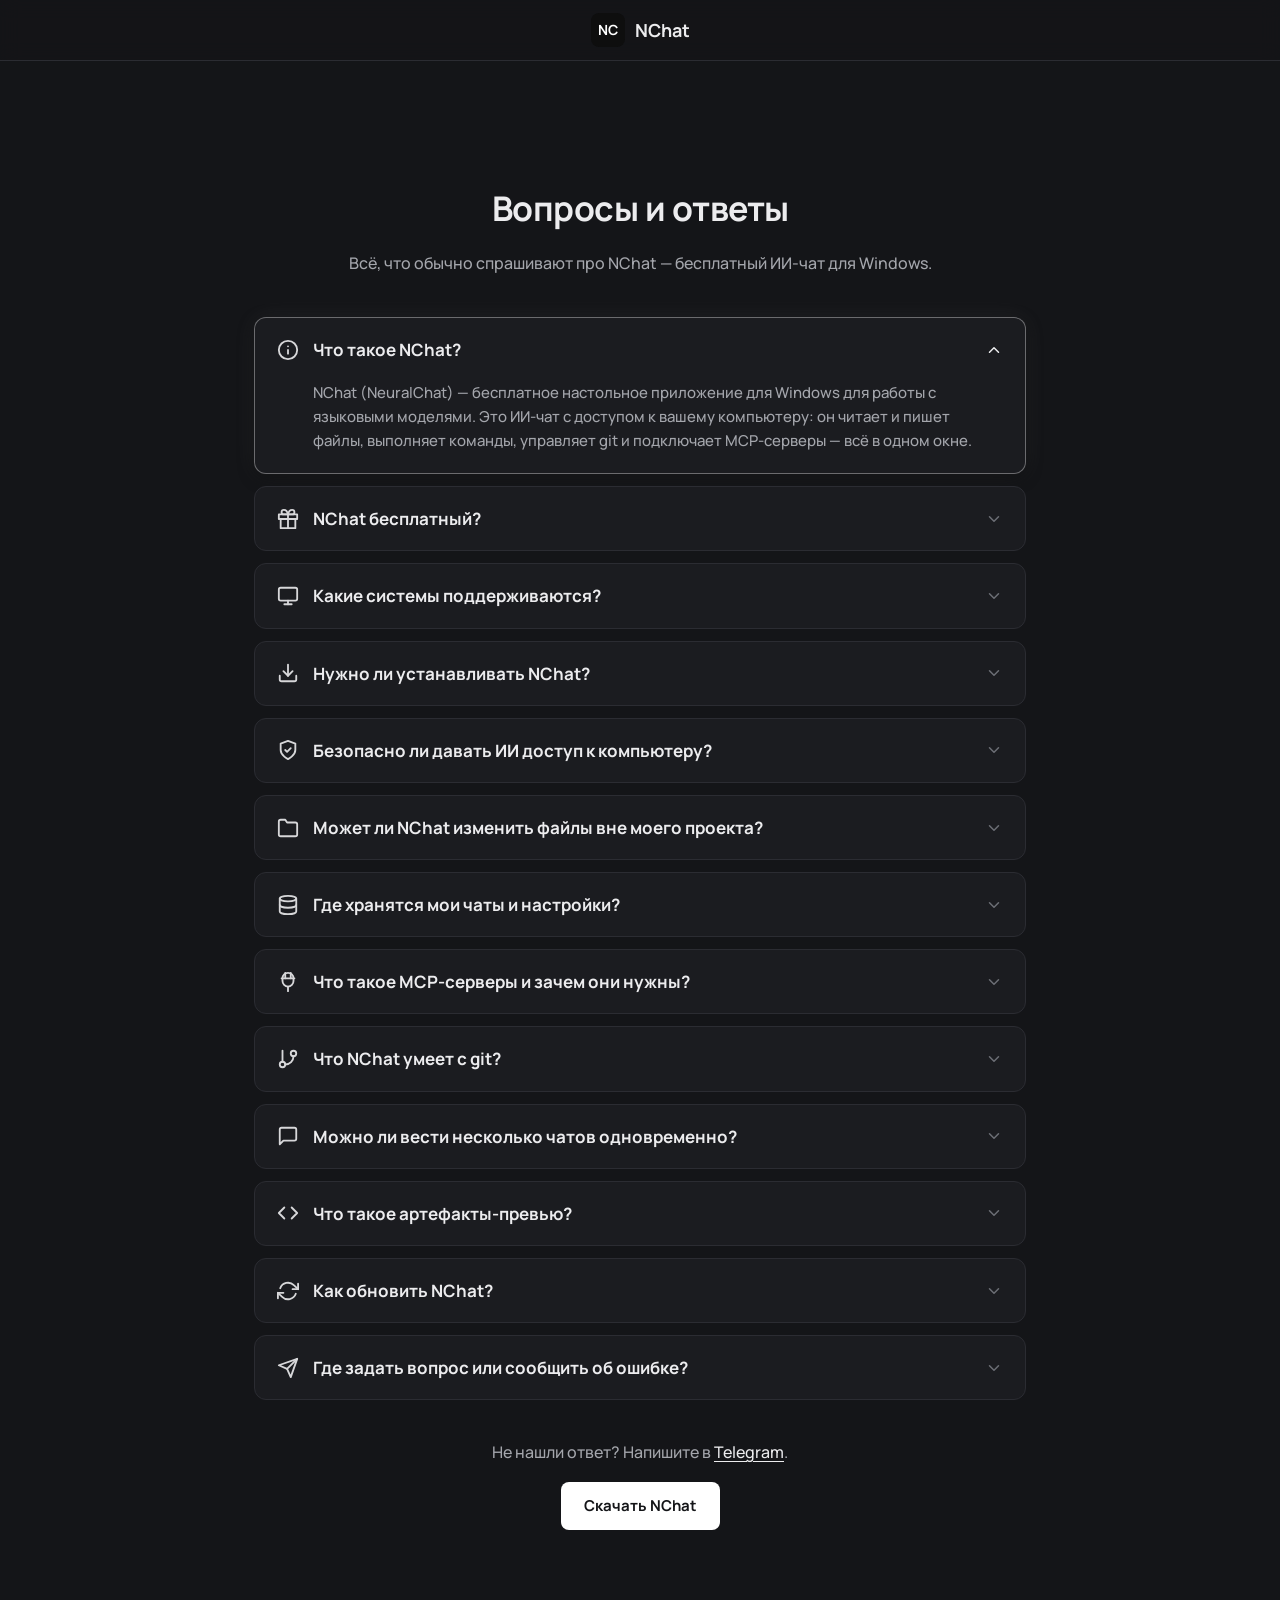
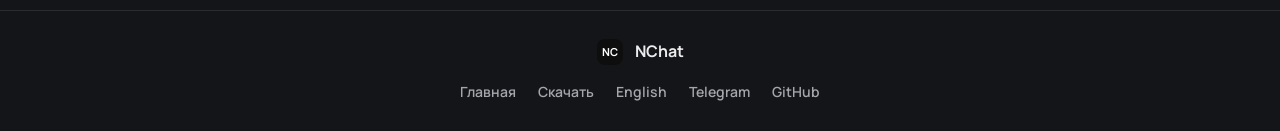
<file: faq.html>
<!DOCTYPE html>
<html lang="ru">
<head>
  <meta charset="UTF-8" />
  <meta name="viewport" content="width=device-width, initial-scale=1.0" />
  <title>Вопросы и ответы — NChat (NeuralChat), ИИ-чат для Windows</title>
  <meta name="description" content="Частые вопросы о NChat (NeuralChat): бесплатно ли, как скачать и запустить, безопасность, MCP-серверы, git и параллельные чаты." />
  <link rel="canonical" href="https://uzuqween.github.io/nchat-site/faq.html" />
  <link rel="alternate" hreflang="ru" href="https://uzuqween.github.io/nchat-site/faq.html" />
  <link rel="alternate" hreflang="en" href="https://uzuqween.github.io/nchat-site/en/faq.html" />
  <link rel="alternate" hreflang="x-default" href="https://uzuqween.github.io/nchat-site/faq.html" />
  <meta name="robots" content="index, follow" />
  <meta property="og:type" content="website" />
  <meta property="og:site_name" content="NChat" />
  <meta name="application-name" content="NChat" />
  <meta property="og:title" content="Вопросы и ответы — NChat (NeuralChat), ИИ-чат для Windows" />
  <meta property="og:description" content="Частые вопросы о NChat (NeuralChat): бесплатно ли, как скачать и запустить, безопасность, MCP-серверы, git и параллельные чаты." />
  <meta property="og:url" content="https://uzuqween.github.io/nchat-site/faq.html" />
  <meta property="og:image" content="https://uzuqween.github.io/nchat-site/assets/main.jpg" />
  <meta property="og:locale" content="ru_RU" />
  <meta name="twitter:card" content="summary_large_image" />
  <script type="application/ld+json">
  {"@context": "https://schema.org", "@type": "FAQPage", "mainEntity": [{"@type": "Question", "name": "Что такое NChat?", "acceptedAnswer": {"@type": "Answer", "text": "NChat (NeuralChat) — бесплатное настольное приложение для Windows для работы с языковыми моделями. Это ИИ-чат с доступом к вашему компьютеру: он читает и пишет файлы, выполняет команды, управляет git и подключает MCP-серверы — всё в одном окне."}}, {"@type": "Question", "name": "NChat бесплатный?", "acceptedAnswer": {"@type": "Answer", "text": "Да, NChat распространяется бесплатно. Скачать последнюю версию можно на этом сайте или на странице релизов GitHub."}}, {"@type": "Question", "name": "Какие системы поддерживаются?", "acceptedAnswer": {"@type": "Answer", "text": "Windows 10 и новее, 64-битная версия (x64). Нужен Microsoft Edge WebView2 Runtime: в Windows 11 он уже встроен, в Windows 10 обычно ставится вместе с браузером Edge. Если окно NChat не открывается, установите WebView2 Runtime с сайта Microsoft."}}, {"@type": "Question", "name": "Нужно ли устанавливать NChat?", "acceptedAnswer": {"@type": "Answer", "text": "Нет. NChat — портативная сборка: скачайте NChat.exe, сохраните в любую папку и запустите. Установка не требуется."}}, {"@type": "Question", "name": "Безопасно ли давать ИИ доступ к компьютеру?", "acceptedAnswer": {"@type": "Answer", "text": "Вы решаете, что ему можно. Инструменты, которые пишут файлы или запускают процессы, сначала спрашивают разрешения. Каждый шаг модели виден в чате со статусом, а нужные утилиты NChat не ставит сам — только показывает команду установки."}}, {"@type": "Question", "name": "Может ли NChat изменить файлы вне моего проекта?", "acceptedAnswer": {"@type": "Answer", "text": "Только с вашего подтверждения. Запись за пределы папки проекта подтверждается всегда, без исключений."}}, {"@type": "Question", "name": "Где хранятся мои чаты и настройки?", "acceptedAnswer": {"@type": "Answer", "text": "Локально на вашем компьютере, в папке %APPDATA%\\nchat. При переходе со старых версий данные подхватываются автоматически. В сеть уходят запросы к провайдеру модели, которого вы выбрали, к подключённым HTTP MCP-серверам и к GitHub при проверке обновлений."}}, {"@type": "Question", "name": "Что такое MCP-серверы и зачем они нужны?", "acceptedAnswer": {"@type": "Answer", "text": "MCP (Model Context Protocol) — открытый протокол, через который к ИИ подключаются внешние инструменты. В NChat можно подключить MCP-серверы, и модель получит их инструменты. Состав инструментов зависит от подключённых серверов."}}, {"@type": "Question", "name": "Что NChat умеет с git?", "acceptedAnswer": {"@type": "Answer", "text": "Статус, диффы, история, коммиты, ветки, push и pull — прямо из чата, без переключения на терминал."}}, {"@type": "Question", "name": "Можно ли вести несколько чатов одновременно?", "acceptedAnswer": {"@type": "Answer", "text": "Да. NChat поддерживает параллельные диалоги, у каждого запроса свой индикатор состояния."}}, {"@type": "Question", "name": "Что такое артефакты-превью?", "acceptedAnswer": {"@type": "Answer", "text": "Если модель отвечает HTML, SVG или Mermaid-диаграммой, NChat сразу рисует результат рядом с кодом."}}, {"@type": "Question", "name": "Как обновить NChat?", "acceptedAnswer": {"@type": "Answer", "text": "Начиная с версии 1.1.0 NChat сам проверяет новые версии через GitHub Releases и перед обновлением сверяет контрольную сумму SHA-256 файла. Можно обновиться и вручную: скачайте свежий NChat.exe с сайта или из релизов GitHub. Список изменений — в разделе «Что нового» на главной."}}, {"@type": "Question", "name": "Где задать вопрос или сообщить об ошибке?", "acceptedAnswer": {"@type": "Answer", "text": "В Telegram-канале проекта: t.me/NChat_AI."}}]}
  </script>
  <link rel="icon" href="assets/icon.svg" type="image/svg+xml" />
  <link rel="preconnect" href="https://fonts.googleapis.com" />
  <link rel="preconnect" href="https://fonts.gstatic.com" crossorigin />
  <link rel="stylesheet" href="https://fonts.googleapis.com/css2?family=Manrope:wght@400;500;600;700;800&family=JetBrains+Mono:wght@400;500&display=swap" />
  <link rel="stylesheet" href="styles.css?v=8" />
</head>
<body>
  <header class="site-header">
    <div class="container header-inner">
      <a class="brand" href="./">
        <span class="brand-logo" aria-hidden="true">NC</span>
        <span class="brand-name">NChat</span>
      </a>
    </div>
  </header>

  <main id="top">
    <section id="faq" class="section faq-section">
      <div class="container faq-inner">
        <h1 class="section-title">Вопросы и ответы</h1>
        <p class="section-lead">Всё, что обычно спрашивают про NChat — бесплатный ИИ-чат для Windows.</p>
        <div class="faq-list">
          <details class="faq-item" open>
            <summary>
              <svg class="faq-icon" viewBox="0 0 24 24" fill="none" stroke="currentColor" stroke-width="2" stroke-linecap="round" stroke-linejoin="round" aria-hidden="true"><circle cx="12" cy="12" r="10"/><line x1="12" y1="16" x2="12" y2="12"/><line x1="12" y1="8" x2="12.01" y2="8"/></svg>
              <h3>Что такое NChat?</h3>
              <svg class="faq-chevron" viewBox="0 0 24 24" fill="none" stroke="currentColor" stroke-width="2" stroke-linecap="round" stroke-linejoin="round" aria-hidden="true"><polyline points="6 9 12 15 18 9"/></svg>
            </summary>
            <div class="faq-answer"><p>NChat (NeuralChat) — бесплатное настольное приложение для Windows для работы с языковыми моделями. Это ИИ-чат с доступом к вашему компьютеру: он читает и пишет файлы, выполняет команды, управляет git и подключает MCP-серверы — всё в одном окне.</p></div>
          </details>
          <details class="faq-item">
            <summary>
              <svg class="faq-icon" viewBox="0 0 24 24" fill="none" stroke="currentColor" stroke-width="2" stroke-linecap="round" stroke-linejoin="round" aria-hidden="true"><polyline points="20 12 20 22 4 22 4 12"/><rect x="2" y="7" width="20" height="5"/><line x1="12" y1="22" x2="12" y2="7"/><path d="M12 7H7.5a2.5 2.5 0 0 1 0-5C11 2 12 7 12 7z"/><path d="M12 7h4.5a2.5 2.5 0 0 0 0-5C13 2 12 7 12 7z"/></svg>
              <h3>NChat бесплатный?</h3>
              <svg class="faq-chevron" viewBox="0 0 24 24" fill="none" stroke="currentColor" stroke-width="2" stroke-linecap="round" stroke-linejoin="round" aria-hidden="true"><polyline points="6 9 12 15 18 9"/></svg>
            </summary>
            <div class="faq-answer"><p>Да, NChat распространяется бесплатно. Скачать последнюю версию можно на этом сайте или на странице релизов GitHub.</p></div>
          </details>
          <details class="faq-item">
            <summary>
              <svg class="faq-icon" viewBox="0 0 24 24" fill="none" stroke="currentColor" stroke-width="2" stroke-linecap="round" stroke-linejoin="round" aria-hidden="true"><rect x="2" y="3" width="20" height="14" rx="2"/><line x1="8" y1="21" x2="16" y2="21"/><line x1="12" y1="17" x2="12" y2="21"/></svg>
              <h3>Какие системы поддерживаются?</h3>
              <svg class="faq-chevron" viewBox="0 0 24 24" fill="none" stroke="currentColor" stroke-width="2" stroke-linecap="round" stroke-linejoin="round" aria-hidden="true"><polyline points="6 9 12 15 18 9"/></svg>
            </summary>
            <div class="faq-answer"><p>Windows 10 и новее, 64-битная версия (x64).</p><p>Нужен Microsoft Edge WebView2 Runtime: в Windows 11 он уже встроен, в Windows 10 обычно ставится вместе с браузером Edge. Если окно NChat не открывается, установите <a href="https://developer.microsoft.com/microsoft-edge/webview2/" target="_blank" rel="noopener">WebView2 Runtime</a> с сайта Microsoft.</p></div>
          </details>
          <details class="faq-item">
            <summary>
              <svg class="faq-icon" viewBox="0 0 24 24" fill="none" stroke="currentColor" stroke-width="2" stroke-linecap="round" stroke-linejoin="round" aria-hidden="true"><path d="M21 15v4a2 2 0 0 1-2 2H5a2 2 0 0 1-2-2v-4"/><polyline points="7 10 12 15 17 10"/><line x1="12" y1="15" x2="12" y2="3"/></svg>
              <h3>Нужно ли устанавливать NChat?</h3>
              <svg class="faq-chevron" viewBox="0 0 24 24" fill="none" stroke="currentColor" stroke-width="2" stroke-linecap="round" stroke-linejoin="round" aria-hidden="true"><polyline points="6 9 12 15 18 9"/></svg>
            </summary>
            <div class="faq-answer"><p>Нет. NChat — портативная сборка: скачайте NChat.exe, сохраните в любую папку и запустите. Установка не требуется.</p></div>
          </details>
          <details class="faq-item">
            <summary>
              <svg class="faq-icon" viewBox="0 0 24 24" fill="none" stroke="currentColor" stroke-width="2" stroke-linecap="round" stroke-linejoin="round" aria-hidden="true"><path d="M12 22s8-4 8-10V5l-8-3-8 3v7c0 6 8 10 8 10z"/><polyline points="9 12 11 14 15 10"/></svg>
              <h3>Безопасно ли давать ИИ доступ к компьютеру?</h3>
              <svg class="faq-chevron" viewBox="0 0 24 24" fill="none" stroke="currentColor" stroke-width="2" stroke-linecap="round" stroke-linejoin="round" aria-hidden="true"><polyline points="6 9 12 15 18 9"/></svg>
            </summary>
            <div class="faq-answer"><p>Вы решаете, что ему можно. Инструменты, которые пишут файлы или запускают процессы, сначала спрашивают разрешения. Каждый шаг модели виден в чате со статусом, а нужные утилиты NChat не ставит сам — только показывает команду установки.</p></div>
          </details>
          <details class="faq-item">
            <summary>
              <svg class="faq-icon" viewBox="0 0 24 24" fill="none" stroke="currentColor" stroke-width="2" stroke-linecap="round" stroke-linejoin="round" aria-hidden="true"><path d="M22 19a2 2 0 0 1-2 2H4a2 2 0 0 1-2-2V5a2 2 0 0 1 2-2h5l2 3h9a2 2 0 0 1 2 2z"/></svg>
              <h3>Может ли NChat изменить файлы вне моего проекта?</h3>
              <svg class="faq-chevron" viewBox="0 0 24 24" fill="none" stroke="currentColor" stroke-width="2" stroke-linecap="round" stroke-linejoin="round" aria-hidden="true"><polyline points="6 9 12 15 18 9"/></svg>
            </summary>
            <div class="faq-answer"><p>Только с вашего подтверждения. Запись за пределы папки проекта подтверждается всегда, без исключений.</p></div>
          </details>
          <details class="faq-item">
            <summary>
              <svg class="faq-icon" viewBox="0 0 24 24" fill="none" stroke="currentColor" stroke-width="2" stroke-linecap="round" stroke-linejoin="round" aria-hidden="true"><ellipse cx="12" cy="5" rx="9" ry="3"/><path d="M3 5v14c0 1.66 4 3 9 3s9-1.34 9-3V5"/><path d="M3 12c0 1.66 4 3 9 3s9-1.34 9-3"/></svg>
              <h3>Где хранятся мои чаты и настройки?</h3>
              <svg class="faq-chevron" viewBox="0 0 24 24" fill="none" stroke="currentColor" stroke-width="2" stroke-linecap="round" stroke-linejoin="round" aria-hidden="true"><polyline points="6 9 12 15 18 9"/></svg>
            </summary>
            <div class="faq-answer"><p>Локально на вашем компьютере, в папке <code>%APPDATA%\nchat</code>. При переходе со старых версий данные подхватываются автоматически. В сеть уходят запросы к провайдеру модели, которого вы выбрали, к подключённым HTTP MCP-серверам и к GitHub при проверке обновлений.</p></div>
          </details>
          <details class="faq-item">
            <summary>
              <svg class="faq-icon" viewBox="0 0 24 24" fill="none" stroke="currentColor" stroke-width="2" stroke-linecap="round" stroke-linejoin="round" aria-hidden="true"><path d="M9 2v6"/><path d="M15 2v6"/><path d="M12 17v5"/><path d="M5 8h14"/><path d="M6 11V8a6 6 0 0 1 12 0v3a6 6 0 0 1-12 0z"/></svg>
              <h3>Что такое MCP-серверы и зачем они нужны?</h3>
              <svg class="faq-chevron" viewBox="0 0 24 24" fill="none" stroke="currentColor" stroke-width="2" stroke-linecap="round" stroke-linejoin="round" aria-hidden="true"><polyline points="6 9 12 15 18 9"/></svg>
            </summary>
            <div class="faq-answer"><p>MCP (Model Context Protocol) — открытый протокол, через который к ИИ подключаются внешние инструменты. В NChat можно подключить MCP-серверы, и модель получит их инструменты. Состав инструментов зависит от подключённых серверов.</p></div>
          </details>
          <details class="faq-item">
            <summary>
              <svg class="faq-icon" viewBox="0 0 24 24" fill="none" stroke="currentColor" stroke-width="2" stroke-linecap="round" stroke-linejoin="round" aria-hidden="true"><line x1="6" y1="3" x2="6" y2="15"/><circle cx="18" cy="6" r="3"/><circle cx="6" cy="18" r="3"/><path d="M18 9a9 9 0 0 1-9 9"/></svg>
              <h3>Что NChat умеет с git?</h3>
              <svg class="faq-chevron" viewBox="0 0 24 24" fill="none" stroke="currentColor" stroke-width="2" stroke-linecap="round" stroke-linejoin="round" aria-hidden="true"><polyline points="6 9 12 15 18 9"/></svg>
            </summary>
            <div class="faq-answer"><p>Статус, диффы, история, коммиты, ветки, push и pull — прямо из чата, без переключения на терминал.</p></div>
          </details>
          <details class="faq-item">
            <summary>
              <svg class="faq-icon" viewBox="0 0 24 24" fill="none" stroke="currentColor" stroke-width="2" stroke-linecap="round" stroke-linejoin="round" aria-hidden="true"><path d="M21 15a2 2 0 0 1-2 2H7l-4 4V5a2 2 0 0 1 2-2h14a2 2 0 0 1 2 2z"/></svg>
              <h3>Можно ли вести несколько чатов одновременно?</h3>
              <svg class="faq-chevron" viewBox="0 0 24 24" fill="none" stroke="currentColor" stroke-width="2" stroke-linecap="round" stroke-linejoin="round" aria-hidden="true"><polyline points="6 9 12 15 18 9"/></svg>
            </summary>
            <div class="faq-answer"><p>Да. NChat поддерживает параллельные диалоги, у каждого запроса свой индикатор состояния.</p></div>
          </details>
          <details class="faq-item">
            <summary>
              <svg class="faq-icon" viewBox="0 0 24 24" fill="none" stroke="currentColor" stroke-width="2" stroke-linecap="round" stroke-linejoin="round" aria-hidden="true"><polyline points="16 18 22 12 16 6"/><polyline points="8 6 2 12 8 18"/></svg>
              <h3>Что такое артефакты-превью?</h3>
              <svg class="faq-chevron" viewBox="0 0 24 24" fill="none" stroke="currentColor" stroke-width="2" stroke-linecap="round" stroke-linejoin="round" aria-hidden="true"><polyline points="6 9 12 15 18 9"/></svg>
            </summary>
            <div class="faq-answer"><p>Если модель отвечает HTML, SVG или Mermaid-диаграммой, NChat сразу рисует результат рядом с кодом.</p></div>
          </details>
          <details class="faq-item">
            <summary>
              <svg class="faq-icon" viewBox="0 0 24 24" fill="none" stroke="currentColor" stroke-width="2" stroke-linecap="round" stroke-linejoin="round" aria-hidden="true"><polyline points="23 4 23 10 17 10"/><polyline points="1 20 1 14 7 14"/><path d="M3.51 9a9 9 0 0 1 14.85-3.36L23 10M1 14l4.64 4.36A9 9 0 0 0 20.49 15"/></svg>
              <h3>Как обновить NChat?</h3>
              <svg class="faq-chevron" viewBox="0 0 24 24" fill="none" stroke="currentColor" stroke-width="2" stroke-linecap="round" stroke-linejoin="round" aria-hidden="true"><polyline points="6 9 12 15 18 9"/></svg>
            </summary>
            <div class="faq-answer"><p>Начиная с версии 1.1.0 NChat сам проверяет новые версии через GitHub Releases и перед обновлением сверяет контрольную сумму SHA-256 файла. Можно обновиться и вручную: скачайте свежий NChat.exe с сайта или из релизов GitHub. Список изменений — в разделе «Что нового» на главной.</p></div>
          </details>
          <details class="faq-item">
            <summary>
              <svg class="faq-icon" viewBox="0 0 24 24" fill="none" stroke="currentColor" stroke-width="2" stroke-linecap="round" stroke-linejoin="round" aria-hidden="true"><line x1="22" y1="2" x2="11" y2="13"/><polygon points="22 2 15 22 11 13 2 9 22 2"/></svg>
              <h3>Где задать вопрос или сообщить об ошибке?</h3>
              <svg class="faq-chevron" viewBox="0 0 24 24" fill="none" stroke="currentColor" stroke-width="2" stroke-linecap="round" stroke-linejoin="round" aria-hidden="true"><polyline points="6 9 12 15 18 9"/></svg>
            </summary>
            <div class="faq-answer"><p>В Telegram-канале проекта: <a href="https://t.me/NChat_AI" target="_blank" rel="noopener">t.me/NChat_AI</a>.</p></div>
          </details>
        </div>
        <div class="faq-cta">
          <p>Не нашли ответ? Напишите в <a href="https://t.me/NChat_AI" target="_blank" rel="noopener">Telegram</a>.</p>
          <a class="btn btn-primary" href="https://github.com/uzuqween/nchat-site/releases/latest">Скачать NChat</a>
        </div>
      </div>
    </section>
  </main>

  <footer class="site-footer">
    <div class="container footer-inner">
      <span class="brand-logo brand-logo-sm" aria-hidden="true">NC</span>
      <span class="footer-text">NChat</span>
      <nav class="footer-nav" aria-label="Ссылки">
        <a class="footer-link" href="./">Главная</a>
        <a class="footer-link" href="./#download">Скачать</a>
        <a class="footer-link" href="en/faq.html" hreflang="en" lang="en">English</a>
        <a class="footer-link" href="https://t.me/NChat_AI" target="_blank" rel="noopener">Telegram</a>
        <a class="footer-link" href="https://github.com/uzuqween/nchat-site/releases" target="_blank" rel="noopener">GitHub</a>
      </nav>
    </div>
  </footer>

  <script src="script.js?v=4"></script>
  <script src="faq.js?v=5"></script>
</body>
</html>
</file>
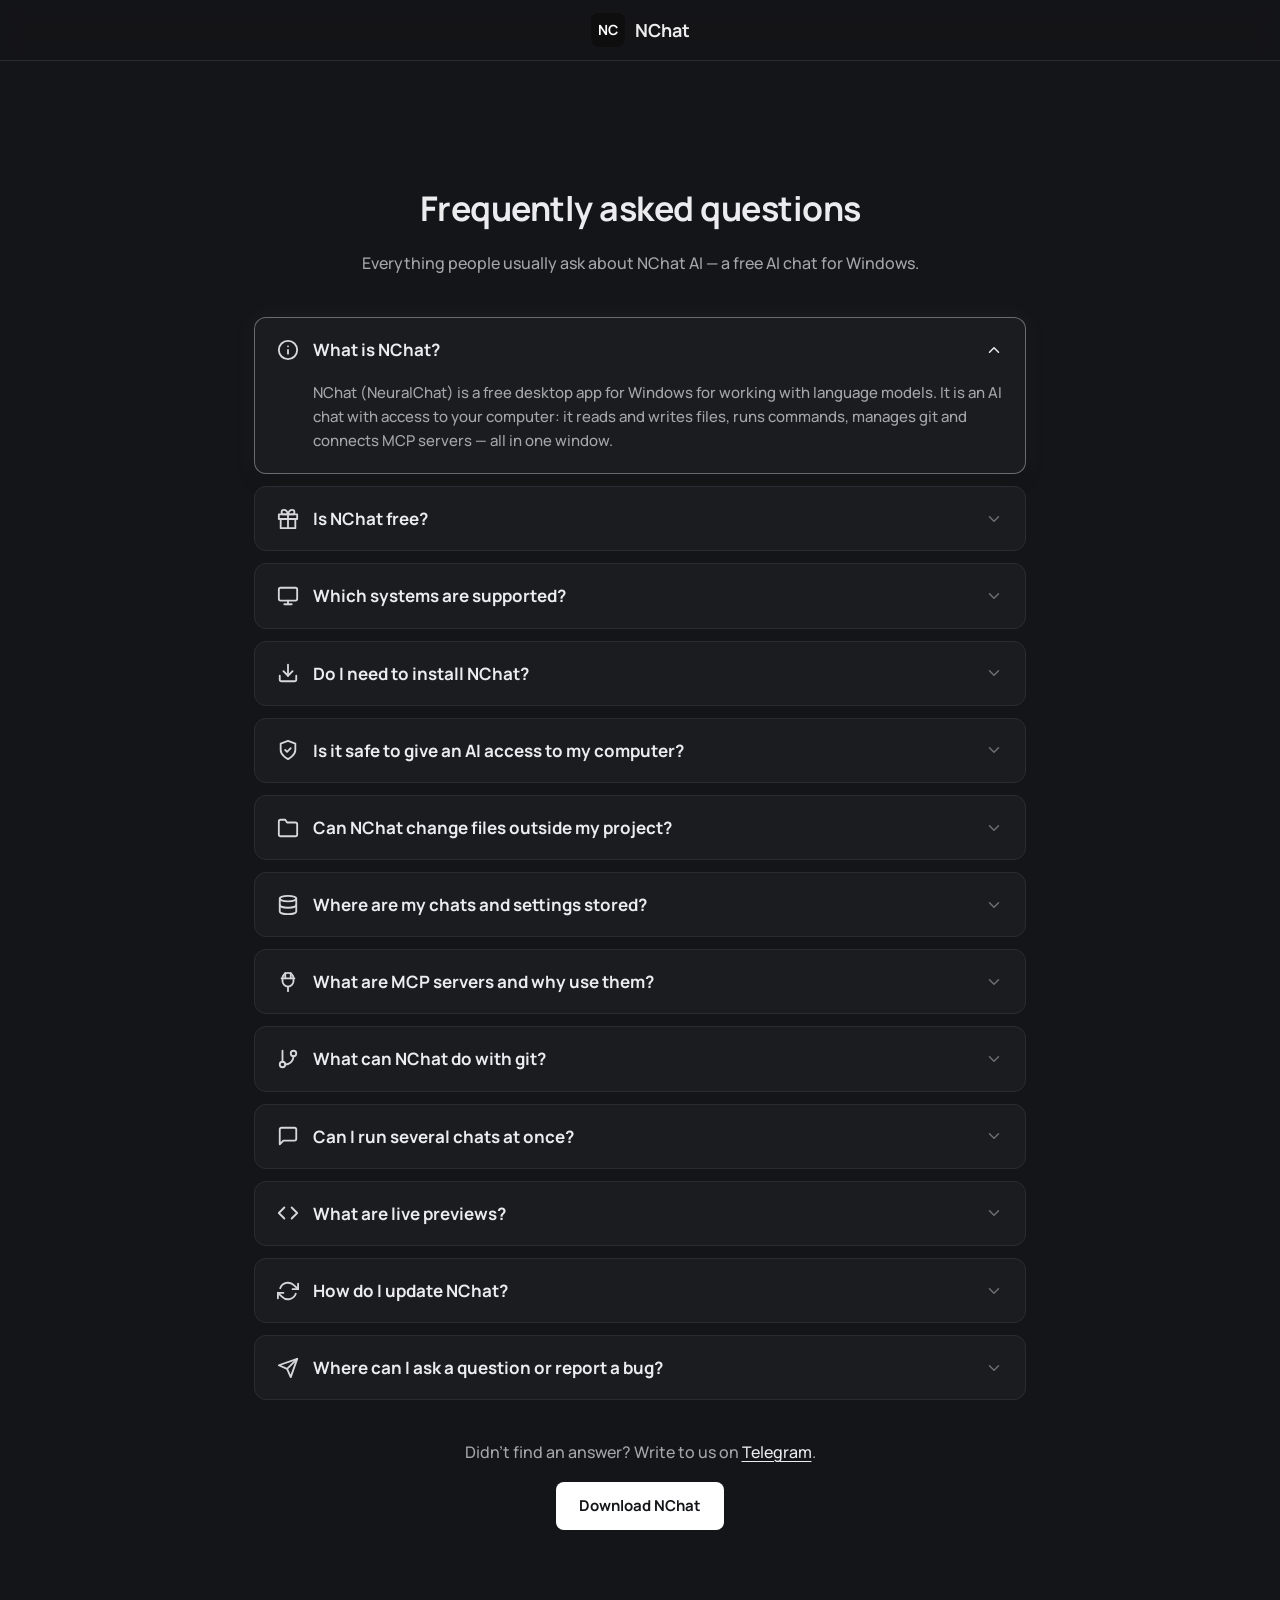
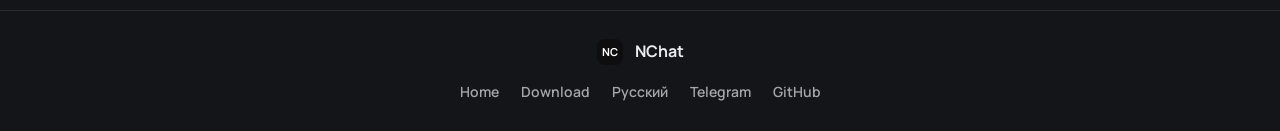
<file: en/faq.html>
<!DOCTYPE html>
<html lang="en">
<head>
  <meta charset="UTF-8" />
  <meta name="viewport" content="width=device-width, initial-scale=1.0" />
  <title>FAQ — NChat AI (NeuralChat), free AI chat for Windows</title>
  <meta name="description" content="Frequently asked questions about NChat AI (NeuralChat): is it free, how to download and run it, safety, MCP servers, git and parallel chats." />
  <link rel="canonical" href="https://uzuqween.github.io/nchat-site/en/faq.html" />
  <link rel="alternate" hreflang="ru" href="https://uzuqween.github.io/nchat-site/faq.html" />
  <link rel="alternate" hreflang="en" href="https://uzuqween.github.io/nchat-site/en/faq.html" />
  <link rel="alternate" hreflang="x-default" href="https://uzuqween.github.io/nchat-site/faq.html" />
  <meta name="robots" content="index, follow" />
  <meta property="og:type" content="website" />
  <meta property="og:site_name" content="NChat" />
  <meta name="application-name" content="NChat" />
  <meta property="og:title" content="FAQ — NChat AI (NeuralChat), free AI chat for Windows" />
  <meta property="og:description" content="Frequently asked questions about NChat AI (NeuralChat): is it free, how to download and run it, safety, MCP servers, git and parallel chats." />
  <meta property="og:url" content="https://uzuqween.github.io/nchat-site/en/faq.html" />
  <meta property="og:image" content="https://uzuqween.github.io/nchat-site/assets/main.jpg" />
  <meta property="og:locale" content="en_US" />
  <meta name="twitter:card" content="summary_large_image" />
  <script type="application/ld+json">
  {"@context": "https://schema.org", "@type": "FAQPage", "mainEntity": [{"@type": "Question", "name": "What is NChat?", "acceptedAnswer": {"@type": "Answer", "text": "NChat (NeuralChat) is a free desktop app for Windows for working with language models. It is an AI chat with access to your computer: it reads and writes files, runs commands, manages git and connects MCP servers — all in one window."}}, {"@type": "Question", "name": "Is NChat free?", "acceptedAnswer": {"@type": "Answer", "text": "Yes, NChat is free. You can download the latest version from this site or from the GitHub releases page."}}, {"@type": "Question", "name": "Which systems are supported?", "acceptedAnswer": {"@type": "Answer", "text": "Windows 10 or newer, 64-bit (x64). It needs the Microsoft Edge WebView2 Runtime: it is built into Windows 11, and on Windows 10 it usually comes with the Edge browser. If the NChat window does not open, install the WebView2 Runtime from Microsoft."}}, {"@type": "Question", "name": "Do I need to install NChat?", "acceptedAnswer": {"@type": "Answer", "text": "No. NChat is a portable build: download NChat.exe, save it to any folder and run it. No installation needed."}}, {"@type": "Question", "name": "Is it safe to give an AI access to my computer?", "acceptedAnswer": {"@type": "Answer", "text": "You decide what it may do. Tools that write files or start processes ask for permission first. Every step the model takes is shown in the chat with a status, and NChat never installs the utilities it needs on its own — it only shows the install command."}}, {"@type": "Question", "name": "Can NChat change files outside my project?", "acceptedAnswer": {"@type": "Answer", "text": "Only with your confirmation. Writing outside the project folder always needs confirmation, no exceptions."}}, {"@type": "Question", "name": "Where are my chats and settings stored?", "acceptedAnswer": {"@type": "Answer", "text": "Locally on your computer, in the %APPDATA%\\nchat folder. When you upgrade from older versions, your data is picked up automatically. Network requests go only to the model provider you chose, to connected HTTP MCP servers and to GitHub when checking for updates."}}, {"@type": "Question", "name": "What are MCP servers and why use them?", "acceptedAnswer": {"@type": "Answer", "text": "MCP (Model Context Protocol) is an open protocol for connecting external tools to an AI. You can connect MCP servers in NChat and the model gets their tools. The available tools depend on the servers you connect."}}, {"@type": "Question", "name": "What can NChat do with git?", "acceptedAnswer": {"@type": "Answer", "text": "Status, diffs, history, commits, branches, push and pull — right from the chat, without switching to a terminal."}}, {"@type": "Question", "name": "Can I run several chats at once?", "acceptedAnswer": {"@type": "Answer", "text": "Yes. NChat supports parallel conversations, and each request has its own status indicator."}}, {"@type": "Question", "name": "What are live previews?", "acceptedAnswer": {"@type": "Answer", "text": "If the model replies with HTML, SVG or a Mermaid diagram, NChat renders the result right next to the code."}}, {"@type": "Question", "name": "How do I update NChat?", "acceptedAnswer": {"@type": "Answer", "text": "Since version 1.1.0, NChat checks for new versions through GitHub Releases on its own and verifies the file's SHA-256 checksum before updating. You can also update manually: download the latest NChat.exe from this site or from GitHub releases. The changelog is in the “What's new” section on the home page."}}, {"@type": "Question", "name": "Where can I ask a question or report a bug?", "acceptedAnswer": {"@type": "Answer", "text": "In the project's Telegram channel: t.me/NChat_AI."}}]}
  </script>
  <link rel="icon" href="../assets/icon.svg" type="image/svg+xml" />
  <link rel="preconnect" href="https://fonts.googleapis.com" />
  <link rel="preconnect" href="https://fonts.gstatic.com" crossorigin />
  <link rel="stylesheet" href="https://fonts.googleapis.com/css2?family=Manrope:wght@400;500;600;700;800&family=JetBrains+Mono:wght@400;500&display=swap" />
  <link rel="stylesheet" href="../styles.css?v=8" />
</head>
<body>
  <header class="site-header">
    <div class="container header-inner">
      <a class="brand" href="./">
        <span class="brand-logo" aria-hidden="true">NC</span>
        <span class="brand-name">NChat</span>
      </a>
    </div>
  </header>

  <main id="top">
    <section id="faq" class="section faq-section">
      <div class="container faq-inner">
        <h1 class="section-title">Frequently asked questions</h1>
        <p class="section-lead">Everything people usually ask about NChat AI — a free AI chat for Windows.</p>
        <div class="faq-list">
          <details class="faq-item" open>
            <summary>
              <svg class="faq-icon" viewBox="0 0 24 24" fill="none" stroke="currentColor" stroke-width="2" stroke-linecap="round" stroke-linejoin="round" aria-hidden="true"><circle cx="12" cy="12" r="10"/><line x1="12" y1="16" x2="12" y2="12"/><line x1="12" y1="8" x2="12.01" y2="8"/></svg>
              <h3>What is NChat?</h3>
              <svg class="faq-chevron" viewBox="0 0 24 24" fill="none" stroke="currentColor" stroke-width="2" stroke-linecap="round" stroke-linejoin="round" aria-hidden="true"><polyline points="6 9 12 15 18 9"/></svg>
            </summary>
            <div class="faq-answer"><p>NChat (NeuralChat) is a free desktop app for Windows for working with language models. It is an AI chat with access to your computer: it reads and writes files, runs commands, manages git and connects MCP servers — all in one window.</p></div>
          </details>
          <details class="faq-item">
            <summary>
              <svg class="faq-icon" viewBox="0 0 24 24" fill="none" stroke="currentColor" stroke-width="2" stroke-linecap="round" stroke-linejoin="round" aria-hidden="true"><polyline points="20 12 20 22 4 22 4 12"/><rect x="2" y="7" width="20" height="5"/><line x1="12" y1="22" x2="12" y2="7"/><path d="M12 7H7.5a2.5 2.5 0 0 1 0-5C11 2 12 7 12 7z"/><path d="M12 7h4.5a2.5 2.5 0 0 0 0-5C13 2 12 7 12 7z"/></svg>
              <h3>Is NChat free?</h3>
              <svg class="faq-chevron" viewBox="0 0 24 24" fill="none" stroke="currentColor" stroke-width="2" stroke-linecap="round" stroke-linejoin="round" aria-hidden="true"><polyline points="6 9 12 15 18 9"/></svg>
            </summary>
            <div class="faq-answer"><p>Yes, NChat is free. You can download the latest version from this site or from the GitHub releases page.</p></div>
          </details>
          <details class="faq-item">
            <summary>
              <svg class="faq-icon" viewBox="0 0 24 24" fill="none" stroke="currentColor" stroke-width="2" stroke-linecap="round" stroke-linejoin="round" aria-hidden="true"><rect x="2" y="3" width="20" height="14" rx="2"/><line x1="8" y1="21" x2="16" y2="21"/><line x1="12" y1="17" x2="12" y2="21"/></svg>
              <h3>Which systems are supported?</h3>
              <svg class="faq-chevron" viewBox="0 0 24 24" fill="none" stroke="currentColor" stroke-width="2" stroke-linecap="round" stroke-linejoin="round" aria-hidden="true"><polyline points="6 9 12 15 18 9"/></svg>
            </summary>
            <div class="faq-answer"><p>Windows 10 or newer, 64-bit (x64).</p><p>It needs the Microsoft Edge WebView2 Runtime: it is built into Windows 11, and on Windows 10 it usually comes with the Edge browser. If the NChat window does not open, install the <a href="https://developer.microsoft.com/microsoft-edge/webview2/" target="_blank" rel="noopener">WebView2 Runtime</a> from Microsoft.</p></div>
          </details>
          <details class="faq-item">
            <summary>
              <svg class="faq-icon" viewBox="0 0 24 24" fill="none" stroke="currentColor" stroke-width="2" stroke-linecap="round" stroke-linejoin="round" aria-hidden="true"><path d="M21 15v4a2 2 0 0 1-2 2H5a2 2 0 0 1-2-2v-4"/><polyline points="7 10 12 15 17 10"/><line x1="12" y1="15" x2="12" y2="3"/></svg>
              <h3>Do I need to install NChat?</h3>
              <svg class="faq-chevron" viewBox="0 0 24 24" fill="none" stroke="currentColor" stroke-width="2" stroke-linecap="round" stroke-linejoin="round" aria-hidden="true"><polyline points="6 9 12 15 18 9"/></svg>
            </summary>
            <div class="faq-answer"><p>No. NChat is a portable build: download NChat.exe, save it to any folder and run it. No installation needed.</p></div>
          </details>
          <details class="faq-item">
            <summary>
              <svg class="faq-icon" viewBox="0 0 24 24" fill="none" stroke="currentColor" stroke-width="2" stroke-linecap="round" stroke-linejoin="round" aria-hidden="true"><path d="M12 22s8-4 8-10V5l-8-3-8 3v7c0 6 8 10 8 10z"/><polyline points="9 12 11 14 15 10"/></svg>
              <h3>Is it safe to give an AI access to my computer?</h3>
              <svg class="faq-chevron" viewBox="0 0 24 24" fill="none" stroke="currentColor" stroke-width="2" stroke-linecap="round" stroke-linejoin="round" aria-hidden="true"><polyline points="6 9 12 15 18 9"/></svg>
            </summary>
            <div class="faq-answer"><p>You decide what it may do. Tools that write files or start processes ask for permission first. Every step the model takes is shown in the chat with a status, and NChat never installs the utilities it needs on its own — it only shows the install command.</p></div>
          </details>
          <details class="faq-item">
            <summary>
              <svg class="faq-icon" viewBox="0 0 24 24" fill="none" stroke="currentColor" stroke-width="2" stroke-linecap="round" stroke-linejoin="round" aria-hidden="true"><path d="M22 19a2 2 0 0 1-2 2H4a2 2 0 0 1-2-2V5a2 2 0 0 1 2-2h5l2 3h9a2 2 0 0 1 2 2z"/></svg>
              <h3>Can NChat change files outside my project?</h3>
              <svg class="faq-chevron" viewBox="0 0 24 24" fill="none" stroke="currentColor" stroke-width="2" stroke-linecap="round" stroke-linejoin="round" aria-hidden="true"><polyline points="6 9 12 15 18 9"/></svg>
            </summary>
            <div class="faq-answer"><p>Only with your confirmation. Writing outside the project folder always needs confirmation, no exceptions.</p></div>
          </details>
          <details class="faq-item">
            <summary>
              <svg class="faq-icon" viewBox="0 0 24 24" fill="none" stroke="currentColor" stroke-width="2" stroke-linecap="round" stroke-linejoin="round" aria-hidden="true"><ellipse cx="12" cy="5" rx="9" ry="3"/><path d="M3 5v14c0 1.66 4 3 9 3s9-1.34 9-3V5"/><path d="M3 12c0 1.66 4 3 9 3s9-1.34 9-3"/></svg>
              <h3>Where are my chats and settings stored?</h3>
              <svg class="faq-chevron" viewBox="0 0 24 24" fill="none" stroke="currentColor" stroke-width="2" stroke-linecap="round" stroke-linejoin="round" aria-hidden="true"><polyline points="6 9 12 15 18 9"/></svg>
            </summary>
            <div class="faq-answer"><p>Locally on your computer, in the <code>%APPDATA%\nchat</code> folder. When you upgrade from older versions, your data is picked up automatically. Network requests go only to the model provider you chose, to connected HTTP MCP servers and to GitHub when checking for updates.</p></div>
          </details>
          <details class="faq-item">
            <summary>
              <svg class="faq-icon" viewBox="0 0 24 24" fill="none" stroke="currentColor" stroke-width="2" stroke-linecap="round" stroke-linejoin="round" aria-hidden="true"><path d="M9 2v6"/><path d="M15 2v6"/><path d="M12 17v5"/><path d="M5 8h14"/><path d="M6 11V8a6 6 0 0 1 12 0v3a6 6 0 0 1-12 0z"/></svg>
              <h3>What are MCP servers and why use them?</h3>
              <svg class="faq-chevron" viewBox="0 0 24 24" fill="none" stroke="currentColor" stroke-width="2" stroke-linecap="round" stroke-linejoin="round" aria-hidden="true"><polyline points="6 9 12 15 18 9"/></svg>
            </summary>
            <div class="faq-answer"><p>MCP (Model Context Protocol) is an open protocol for connecting external tools to an AI. You can connect MCP servers in NChat and the model gets their tools. The available tools depend on the servers you connect.</p></div>
          </details>
          <details class="faq-item">
            <summary>
              <svg class="faq-icon" viewBox="0 0 24 24" fill="none" stroke="currentColor" stroke-width="2" stroke-linecap="round" stroke-linejoin="round" aria-hidden="true"><line x1="6" y1="3" x2="6" y2="15"/><circle cx="18" cy="6" r="3"/><circle cx="6" cy="18" r="3"/><path d="M18 9a9 9 0 0 1-9 9"/></svg>
              <h3>What can NChat do with git?</h3>
              <svg class="faq-chevron" viewBox="0 0 24 24" fill="none" stroke="currentColor" stroke-width="2" stroke-linecap="round" stroke-linejoin="round" aria-hidden="true"><polyline points="6 9 12 15 18 9"/></svg>
            </summary>
            <div class="faq-answer"><p>Status, diffs, history, commits, branches, push and pull — right from the chat, without switching to a terminal.</p></div>
          </details>
          <details class="faq-item">
            <summary>
              <svg class="faq-icon" viewBox="0 0 24 24" fill="none" stroke="currentColor" stroke-width="2" stroke-linecap="round" stroke-linejoin="round" aria-hidden="true"><path d="M21 15a2 2 0 0 1-2 2H7l-4 4V5a2 2 0 0 1 2-2h14a2 2 0 0 1 2 2z"/></svg>
              <h3>Can I run several chats at once?</h3>
              <svg class="faq-chevron" viewBox="0 0 24 24" fill="none" stroke="currentColor" stroke-width="2" stroke-linecap="round" stroke-linejoin="round" aria-hidden="true"><polyline points="6 9 12 15 18 9"/></svg>
            </summary>
            <div class="faq-answer"><p>Yes. NChat supports parallel conversations, and each request has its own status indicator.</p></div>
          </details>
          <details class="faq-item">
            <summary>
              <svg class="faq-icon" viewBox="0 0 24 24" fill="none" stroke="currentColor" stroke-width="2" stroke-linecap="round" stroke-linejoin="round" aria-hidden="true"><polyline points="16 18 22 12 16 6"/><polyline points="8 6 2 12 8 18"/></svg>
              <h3>What are live previews?</h3>
              <svg class="faq-chevron" viewBox="0 0 24 24" fill="none" stroke="currentColor" stroke-width="2" stroke-linecap="round" stroke-linejoin="round" aria-hidden="true"><polyline points="6 9 12 15 18 9"/></svg>
            </summary>
            <div class="faq-answer"><p>If the model replies with HTML, SVG or a Mermaid diagram, NChat renders the result right next to the code.</p></div>
          </details>
          <details class="faq-item">
            <summary>
              <svg class="faq-icon" viewBox="0 0 24 24" fill="none" stroke="currentColor" stroke-width="2" stroke-linecap="round" stroke-linejoin="round" aria-hidden="true"><polyline points="23 4 23 10 17 10"/><polyline points="1 20 1 14 7 14"/><path d="M3.51 9a9 9 0 0 1 14.85-3.36L23 10M1 14l4.64 4.36A9 9 0 0 0 20.49 15"/></svg>
              <h3>How do I update NChat?</h3>
              <svg class="faq-chevron" viewBox="0 0 24 24" fill="none" stroke="currentColor" stroke-width="2" stroke-linecap="round" stroke-linejoin="round" aria-hidden="true"><polyline points="6 9 12 15 18 9"/></svg>
            </summary>
            <div class="faq-answer"><p>Since version 1.1.0, NChat checks for new versions through GitHub Releases on its own and verifies the file's SHA-256 checksum before updating. You can also update manually: download the latest NChat.exe from this site or from GitHub releases. The changelog is in the “What's new” section on the home page.</p></div>
          </details>
          <details class="faq-item">
            <summary>
              <svg class="faq-icon" viewBox="0 0 24 24" fill="none" stroke="currentColor" stroke-width="2" stroke-linecap="round" stroke-linejoin="round" aria-hidden="true"><line x1="22" y1="2" x2="11" y2="13"/><polygon points="22 2 15 22 11 13 2 9 22 2"/></svg>
              <h3>Where can I ask a question or report a bug?</h3>
              <svg class="faq-chevron" viewBox="0 0 24 24" fill="none" stroke="currentColor" stroke-width="2" stroke-linecap="round" stroke-linejoin="round" aria-hidden="true"><polyline points="6 9 12 15 18 9"/></svg>
            </summary>
            <div class="faq-answer"><p>In the project's Telegram channel: <a href="https://t.me/NChat_AI" target="_blank" rel="noopener">t.me/NChat_AI</a>.</p></div>
          </details>
        </div>
        <div class="faq-cta">
          <p>Didn't find an answer? Write to us on <a href="https://t.me/NChat_AI" target="_blank" rel="noopener">Telegram</a>.</p>
          <a class="btn btn-primary" href="https://github.com/uzuqween/nchat-site/releases/latest">Download NChat</a>
        </div>
      </div>
    </section>
  </main>

  <footer class="site-footer">
    <div class="container footer-inner">
      <span class="brand-logo brand-logo-sm" aria-hidden="true">NC</span>
      <span class="footer-text">NChat</span>
      <nav class="footer-nav" aria-label="Links">
        <a class="footer-link" href="./">Home</a>
        <a class="footer-link" href="./#download">Download</a>
        <a class="footer-link" href="../faq.html" hreflang="ru" lang="ru">Русский</a>
        <a class="footer-link" href="https://t.me/NChat_AI" target="_blank" rel="noopener">Telegram</a>
        <a class="footer-link" href="https://github.com/uzuqween/nchat-site/releases" target="_blank" rel="noopener">GitHub</a>
      </nav>
    </div>
  </footer>

  <script src="../script.js?v=4"></script>
  <script src="../faq.js?v=5"></script>
</body>
</html>
</file>
<file: styles.css>
/* ─────────── Токены (совпадают с приложением NChat) ─────────── */

:root {
  --font: 'Manrope', -apple-system, BlinkMacSystemFont, 'Segoe UI', Roboto, sans-serif;
  --font-mono: 'JetBrains Mono', 'Cascadia Code', Consolas, monospace;

  --radius-sm: 8px;
  --radius: 12px;
  --radius-lg: 16px;

  --transition: 140ms cubic-bezier(0.22, 1, 0.36, 1);
  --transition-slow: 300ms cubic-bezier(0.22, 1, 0.36, 1);
  --ease-out: cubic-bezier(0.16, 1, 0.3, 1);
  --ease-spring: cubic-bezier(0.34, 1.4, 0.64, 1);

  --accent: #ffffff;
  --accent-rgb: 255, 255, 255;

  /* Серо-графитовая тёмная тема */
  --bg-primary: #141518;
  --bg-secondary: #1b1c20;
  --bg-tertiary: #24252a;
  --bg-hover: #2c2d33;
  --border: #2b2c32;
  --text-primary: #ececee;
  --text-secondary: #a4a6ac;
  --text-muted: #6c6e75;
  --shadow: 0 4px 16px rgba(0, 0, 0, 0.4);
  --shadow-lg: 0 18px 50px rgba(0, 0, 0, 0.55);

  --maxw: 1080px;
}

/* ─────────── Сброс ─────────── */

* { margin: 0; padding: 0; box-sizing: border-box; }

html { scroll-behavior: smooth; }

body {
  font-family: var(--font);
  font-size: 16px;
  font-weight: 500;
  line-height: 1.6;
  color: var(--text-primary);
  background: var(--bg-primary);
  -webkit-font-smoothing: antialiased;
  text-rendering: optimizeLegibility;
}

a { color: inherit; text-decoration: none; }

.container {
  width: 100%;
  max-width: var(--maxw);
  margin: 0 auto;
  padding: 0 24px;
}

/* ─────────── Логотип-куб NC ─────────── */

.brand-logo {
  display: inline-flex;
  align-items: center;
  justify-content: center;
  width: 34px;
  height: 34px;
  border-radius: var(--radius-sm);
  background: #0e0e0e;
  color: #fff;
  font-weight: 700;
  font-size: 14px;
  letter-spacing: -0.5px;
  flex: 0 0 auto;
}

.brand-logo-sm { width: 26px; height: 26px; font-size: 11px; }

/* ─────────── Шапка ─────────── */

.site-header {
  position: sticky;
  top: 0;
  z-index: 20;
  background: rgba(20, 21, 24, 0.8);
  backdrop-filter: blur(10px);
  border-bottom: 1px solid var(--border);
}

.header-inner {
  display: flex;
  align-items: center;
  justify-content: center;
  height: 60px;
}

.brand {
  display: inline-flex;
  align-items: center;
  gap: 10px;
  font-weight: 700;
  font-size: 18px;
}

.nav {
  display: flex;
  align-items: center;
  gap: 24px;
  font-size: 14px;
  font-weight: 600;
}

.nav a {
  color: var(--text-secondary);
  transition: color var(--transition);
}

.nav a:hover { color: var(--text-primary); }

.nav-github {
  display: inline-flex;
  align-items: center;
  gap: 7px;
  padding: 6px 14px;
  border: 1px solid var(--border);
  border-radius: var(--radius-sm);
  transition: border-color var(--transition), color var(--transition), background var(--transition);
}

.nav-github:hover { border-color: var(--text-muted); background: var(--bg-hover); }

/* Кнопка-бургер: скрыта на десктопе, появляется на мобильных */
.nav-toggle {
  display: none;
  flex-direction: column;
  justify-content: center;
  gap: 5px;
  width: 40px;
  height: 40px;
  padding: 8px;
  background: transparent;
  border: 1px solid var(--border);
  border-radius: var(--radius-sm);
  cursor: pointer;
}

.nav-toggle span {
  display: block;
  height: 2px;
  width: 100%;
  background: var(--text-primary);
  border-radius: 2px;
  transition: transform var(--transition), opacity var(--transition);
}

/* Превращение бургера в крестик при открытом меню */
.nav-toggle[aria-expanded="true"] span:nth-child(1) { transform: translateY(7px) rotate(45deg); }
.nav-toggle[aria-expanded="true"] span:nth-child(2) { opacity: 0; }
.nav-toggle[aria-expanded="true"] span:nth-child(3) { transform: translateY(-7px) rotate(-45deg); }

/* ─────────── Первый экран ─────────── */

.hero {
  position: relative;
  padding: 100px 0 80px;
  overflow: hidden;
}

/* Bloom: мягкое свечение за логотипом-кубом. Радиальный градиент без резких
   границ читается как рассеянный свет. */
/* Bloom за логотипом. Позиция смещается за курсором через --bloom-x/--bloom-y
   (обновляет script.js, свойство translate не конфликтует с transform-центровкой). */
.hero::before {
  content: '';
  position: absolute;
  top: 60px;
  left: 50%;
  width: 420px;
  height: 420px;
  transform: translateX(-50%);
  background: radial-gradient(circle, rgba(var(--accent-rgb), 0.16) 0%, rgba(var(--accent-rgb), 0.06) 34%, transparent 66%);
  pointer-events: none;
  filter: blur(10px);
  animation: bloomPulse 6s ease-in-out infinite;
  z-index: 0;
  translate: var(--bloom-x, 0px) var(--bloom-y, 0px);
}

@keyframes bloomPulse {
  0%, 100% { opacity: 0.75; transform: translateX(-50%) scale(1); }
  50% { opacity: 1; transform: translateX(-50%) scale(1.06); }
}

.hero-inner {
  position: relative;
  z-index: 1;
  display: flex;
  flex-direction: column;
  align-items: center;
  text-align: center;
}

.hero-logo {
  display: inline-flex;
  align-items: center;
  justify-content: center;
  width: 78px;
  height: 78px;
  border-radius: 20px;
  background: #0e0e0e;
  color: #fff;
  font-weight: 700;
  font-size: 32px;
  letter-spacing: -1px;
  margin-bottom: 30px;
  box-shadow: var(--shadow-lg), 0 0 44px rgba(var(--accent-rgb), 0.22);
  animation: riseIn 600ms var(--ease-out) both;
}

.hero-title {
  font-size: clamp(48px, 9vw, 92px);
  font-weight: 700;
  letter-spacing: -1px;
  animation: riseIn 600ms var(--ease-out) both;
}

.hero-lead {
  max-width: 620px;
  margin-top: 20px;
  font-size: clamp(16px, 2.2vw, 19px);
  color: var(--text-secondary);
  animation: riseIn 600ms var(--ease-out) 80ms both;
}

.hero-actions {
  display: flex;
  gap: 14px;
  margin-top: 34px;
  flex-wrap: wrap;
  justify-content: center;
  animation: riseIn 600ms var(--ease-out) 160ms both;
}

.hero-preview {
  position: relative;
  width: 100%;
  margin-top: 60px;
  perspective: 1200px;
  animation: riseIn 700ms var(--ease-out) 240ms both;
}

/* Bloom за главным скриншотом: свечение шире самой картинки, поэтому
   изображение как будто светится изнутри и отделяется от фона. */
.hero-preview::before {
  content: '';
  position: absolute;
  inset: -8% -4%;
  background: radial-gradient(ellipse at center, rgba(var(--accent-rgb), 0.16) 0%, rgba(var(--accent-rgb), 0.05) 42%, transparent 72%);
  filter: blur(28px);
  z-index: 0;
  pointer-events: none;
}

.hero-preview img {
  position: relative;
  z-index: 1;
  display: block;
  width: 100%;
  height: auto;
  border: 1px solid var(--border);
  border-radius: var(--radius-lg);
  box-shadow: var(--shadow-lg);
  transform: rotateX(var(--tilt-x, 0deg)) rotateY(var(--tilt-y, 0deg));
  will-change: transform;
}

/* Плавный возврат наклона при уходе курсора (класс вешает script.js) */
.hero-preview.tilt-settle img {
  transition: transform 500ms var(--ease-out);
}

/* ─────────── Бегущая строка команд ─────────── */

.hero-marquee {
  margin-top: 56px;
  width: 100%;
}

.marquee {
  overflow: hidden;
  border-top: 1px solid var(--border);
  border-bottom: 1px solid var(--border);
  padding: 14px 0;
  white-space: nowrap;
  -webkit-mask-image: linear-gradient(90deg, transparent, #000 12%, #000 88%, transparent);
  mask-image: linear-gradient(90deg, transparent, #000 12%, #000 88%, transparent);
}

.marquee-track {
  display: inline-flex;
  animation: marqueeScroll 36s linear infinite;
}

/* Контент дублируется в HTML дважды — бесшовная петля на -50% */
@keyframes marqueeScroll {
  from { transform: translateX(0); }
  to { transform: translateX(-50%); }
}

.marquee-item {
  font-family: var(--font-mono);
  font-size: 14px;
  color: var(--text-muted);
  margin-right: 48px;
  flex: 0 0 auto;
}

.marquee-item b { color: var(--text-secondary); font-weight: 500; }

/* ─────────── Кнопки ─────────── */

.btn {
  display: inline-flex;
  align-items: center;
  justify-content: center;
  padding: 11px 22px;
  border-radius: var(--radius-sm);
  border: 1px solid transparent;
  font-family: inherit;
  font-size: 15px;
  font-weight: 700;
  cursor: pointer;
  transition: transform var(--transition), background var(--transition), border-color var(--transition), color var(--transition), box-shadow var(--transition);
}

.btn-primary {
  background: var(--accent);
  color: #141518;
}

.btn-primary:hover { transform: translateY(-2px); box-shadow: var(--shadow), 0 0 30px rgba(var(--accent-rgb), 0.28); }
.btn-primary:active { transform: translateY(0) scale(0.97); }

.btn-ghost {
  background: transparent;
  border-color: var(--border);
  color: var(--text-primary);
}

.btn-ghost:hover { border-color: var(--text-muted); background: var(--bg-hover); transform: translateY(-2px); }
.btn-ghost:active { transform: translateY(0) scale(0.97); }

.btn-lg { padding: 14px 30px; font-size: 16px; }

/* ─────────── Секции ─────────── */

.section { padding: 80px 0; }

.section-title {
  font-size: clamp(26px, 4vw, 34px);
  font-weight: 700;
  letter-spacing: -0.5px;
  text-align: center;
  margin-bottom: 48px;
}

/* ─────────── Возможности ─────────── */

.feature-grid {
  display: grid;
  grid-template-columns: repeat(auto-fit, minmax(280px, 1fr));
  gap: 18px;
}

.feature {
  padding: 24px;
  border: 1px solid var(--border);
  border-radius: var(--radius);
  background: var(--bg-secondary);
  transition: border-color var(--transition-slow), transform var(--transition-slow), box-shadow var(--transition-slow);
}

.feature:hover {
  border-color: rgba(var(--accent-rgb), 0.35);
  transform: translateY(-3px);
  box-shadow: var(--shadow), 0 0 24px rgba(var(--accent-rgb), 0.07);
}

.feature-icon {
  width: 26px;
  height: 26px;
  color: var(--text-primary);
  opacity: 0.9;
  margin-bottom: 14px;
}

.feature h3 {
  font-size: 18px;
  font-weight: 700;
  margin-bottom: 8px;
}

.feature p {
  font-size: 14.5px;
  color: var(--text-secondary);
}

/* ─────────── Скачивание ─────────── */

.download-inner {
  display: flex;
  flex-direction: column;
  align-items: center;
  text-align: center;
}

.download-text {
  max-width: 520px;
  color: var(--text-secondary);
  margin-bottom: 30px;
}

/* Короткая фраза над текстом блока: крупная, приглушённая, задаёт настроение. */
.download-tagline {
  font-size: clamp(22px, 4vw, 32px);
  font-weight: 700;
  letter-spacing: -0.5px;
  margin-bottom: 14px;
  color: var(--text-primary);
}

/* Строка статистики из GitHub Releases API: версия · размер · скачивания */
.download-stats {
  margin-top: 16px;
  font-family: var(--font-mono);
  font-size: 13px;
  color: var(--text-secondary);
  padding: 6px 14px;
  border: 1px solid var(--border);
  border-radius: 999px;
  background: var(--bg-secondary);
}

.download-stats .accent { color: var(--text-primary); font-weight: 700; }

.download-note {
  margin-top: 16px;
  font-size: 13px;
  color: var(--text-muted);
}

/* ─────────── Подвал ─────────── */

.site-footer {
  border-top: 1px solid var(--border);
  padding: 28px 0;
}

.footer-inner {
  display: flex;
  align-items: center;
  gap: 12px;
}

.footer-text { font-weight: 700; }

.footer-author {
  margin-left: auto;
  font-size: 13px;
  color: var(--text-muted);
  font-family: var(--font-mono, monospace);
}

.footer-link {
  font-size: 14px;
  font-weight: 600;
  color: var(--text-secondary);
  transition: color var(--transition);
}

.footer-link:hover { color: var(--text-primary); }

/* ─────────── Анимации ─────────── */

@keyframes riseIn {
  from { opacity: 0; transform: translateY(16px); }
  to { opacity: 1; transform: none; }
}

/* Появление секций при прокрутке (класс вешает script.js) */
.reveal {
  opacity: 0;
  transform: translateY(24px);
  transition: opacity 600ms var(--ease-out), transform 600ms var(--ease-out);
}

.reveal.visible { opacity: 1; transform: none; }

@media (prefers-reduced-motion: reduce) {
  html { scroll-behavior: auto; }
  * { animation-duration: 0.01ms !important; transition-duration: 0.01ms !important; }
  .reveal { opacity: 1; transform: none; }
  .marquee-track { animation: none; }
}

/* ─────────── Адаптив ─────────── */

@media (max-width: 640px) {
  .hero { padding: 70px 0 60px; }
  .section { padding: 60px 0; }

  /* Навигация превращается в выпадающее меню за бургером.
     Раньше ссылки просто скрывались — с телефона нельзя было попасть
     в «Возможности» и «Скачать». */
  .nav-toggle { display: flex; }

  .nav {
    position: absolute;
    top: 60px;
    left: 0;
    right: 0;
    flex-direction: column;
    align-items: stretch;
    gap: 4px;
    padding: 12px 24px 16px;
    background: var(--bg-primary);
    border-bottom: 1px solid var(--border);
    font-size: 15px;
    opacity: 0;
    transform: translateY(-8px);
    pointer-events: none;
    transition: opacity var(--transition-slow), transform var(--transition-slow);
  }

  .nav.open {
    opacity: 1;
    transform: none;
    pointer-events: auto;
  }

  .nav a {
    display: block;
    padding: 10px 4px;
  }

  .nav .nav-github {
    justify-content: center;
    margin-top: 8px;
    padding: 10px 14px;
  }

  .footer-inner { flex-wrap: wrap; }
  .footer-author { margin-left: 0; width: 100%; order: 5; }
}

/* ─────────── Подзаголовок секции ─────────── */

.section-lead {
  max-width: 600px;
  margin: -32px auto 40px;
  text-align: center;
  color: var(--text-secondary);
}

/* ─────────── Демо-окно ─────────── */

.demo-window {
  max-width: 760px;
  margin: 0 auto;
  border: 1px solid var(--border);
  border-radius: var(--radius-lg);
  background: var(--bg-secondary);
  box-shadow: var(--shadow-lg), 0 0 60px rgba(var(--accent-rgb), 0.05);
  overflow: hidden;
}

.demo-titlebar {
  display: flex;
  align-items: center;
  gap: 7px;
  padding: 12px 16px;
  border-bottom: 1px solid var(--border);
  background: var(--bg-tertiary);
}

.demo-dot { width: 11px; height: 11px; border-radius: 50%; background: var(--bg-hover); }

.demo-title {
  margin-left: 10px;
  font-family: var(--font-mono);
  font-size: 12.5px;
  color: var(--text-muted);
}

.demo-body {
  height: 330px;
  padding: 20px;
  display: flex;
  flex-direction: column;
  gap: 12px;
  overflow: hidden;
  justify-content: flex-end;
}

.demo-msg {
  max-width: 85%;
  padding: 10px 14px;
  border-radius: var(--radius);
  font-size: 14.5px;
  line-height: 1.5;
  animation: riseIn 360ms var(--ease-out) both;
}

.demo-msg.user {
  align-self: flex-end;
  background: var(--accent);
  color: #141518;
  font-weight: 600;
}

.demo-msg.bot {
  align-self: flex-start;
  background: var(--bg-tertiary);
  border: 1px solid var(--border);
  color: var(--text-primary);
}

.demo-msg.bot code {
  font-family: var(--font-mono);
  font-size: 13px;
  padding: 1px 6px;
  border-radius: 5px;
  background: var(--bg-hover);
}

.demo-tool {
  align-self: flex-start;
  font-family: var(--font-mono);
  font-size: 13px;
  color: var(--text-secondary);
  animation: riseIn 300ms var(--ease-out) both;
}

.demo-tool .st { font-weight: 500; margin-right: 8px; }
.demo-tool .st.run { color: #e8a54b; }
.demo-tool .st.ok { color: #5cc98a; }
.demo-tool .st.ask { color: #6aa7ff; }

.demo-input {
  display: flex;
  align-items: center;
  min-height: 52px;
  padding: 0 18px;
  border-top: 1px solid var(--border);
  font-size: 14.5px;
  color: var(--text-primary);
}

.demo-input-text:empty::before { content: 'Напишите сообщение…'; color: var(--text-muted); }

.demo-caret {
  width: 2px;
  height: 18px;
  margin-left: 2px;
  background: var(--text-primary);
  animation: caretBlink 1s steps(1) infinite;
}

@keyframes caretBlink { 50% { opacity: 0; } }

.demo-tabs {
  display: flex;
  justify-content: center;
  flex-wrap: wrap;
  gap: 10px;
  margin-top: 22px;
}

.demo-tab {
  padding: 7px 14px;
  border: 1px solid var(--border);
  border-radius: 999px;
  background: transparent;
  color: var(--text-secondary);
  font-family: var(--font-mono);
  font-size: 13px;
  cursor: pointer;
  transition: color var(--transition), border-color var(--transition), background var(--transition);
}

.demo-tab:hover { color: var(--text-primary); border-color: var(--text-muted); }
.demo-tab[aria-selected="true"] { color: #141518; background: var(--accent); border-color: var(--accent); }

/* ─────────── Безопасность ─────────── */

.security-grid {
  display: grid;
  grid-template-columns: repeat(auto-fit, minmax(230px, 1fr));
  gap: 18px;
}

.security-card {
  display: flex;
  flex-direction: column;
  padding: 24px;
  border: 1px solid #3a3b42;
  border-radius: var(--radius);
  background: linear-gradient(180deg, var(--bg-secondary), var(--bg-primary));
  transition: border-color var(--transition-slow), transform var(--transition-slow);
}

.security-card:hover { border-color: rgba(var(--accent-rgb), 0.35); transform: translateY(-3px); }

.security-badge {
  display: inline-block;
  margin-bottom: 14px;
  font-family: var(--font-mono);
  font-size: 15px;
  color: var(--text-primary);
}

.security-card h3 { font-size: 17px; font-weight: 700; margin-bottom: 8px; white-space: nowrap; }
.security-card p { font-size: 14.5px; color: var(--text-secondary); }

/* ─────────── Что нового ─────────── */

.changelog-inner { display: flex; flex-direction: column; align-items: center; }

.changelog {
  width: 100%;
  max-width: 760px;
  display: flex;
  flex-direction: column;
  gap: 12px;
}

.changelog-fallback { text-align: center; color: var(--text-muted); }

.release {
  border: 1px solid var(--border);
  border-radius: var(--radius);
  background: var(--bg-secondary);
  overflow: hidden;
}

.release summary {
  display: flex;
  align-items: center;
  gap: 12px;
  padding: 16px 20px;
  cursor: pointer;
  list-style: none;
  font-weight: 700;
}

.release summary::-webkit-details-marker { display: none; }

.release summary::after {
  content: '+';
  margin-left: auto;
  font-family: var(--font-mono);
  color: var(--text-muted);
  transition: transform var(--transition);
}

.release[open] summary::after { transform: rotate(45deg); }

.release-tag {
  font-family: var(--font-mono);
  font-size: 13px;
  padding: 2px 10px;
  border: 1px solid var(--border);
  border-radius: 999px;
  color: var(--text-primary);
}

.release-latest {
  font-family: var(--font-mono);
  font-size: 11.5px;
  padding: 2px 8px;
  border-radius: 999px;
  background: var(--accent);
  color: #141518;
}

.release-date { font-size: 13px; font-weight: 500; color: var(--text-muted); }

.release-body {
  padding: 0 20px 18px;
  font-size: 14.5px;
  color: var(--text-secondary);
}

.release-body h4 {
  margin: 14px 0 6px;
  font-size: 14.5px;
  color: var(--text-primary);
}

.release-body ul { padding-left: 20px; }
.release-body li { margin: 3px 0; }
.release-body strong { color: var(--text-primary); }
.release-body code {
  font-family: var(--font-mono);
  font-size: 12.5px;
  padding: 1px 6px;
  border-radius: 5px;
  background: var(--bg-hover);
  color: var(--text-primary);
}

.changelog-all { margin-top: 26px; }

@media (max-width: 640px) {
  .demo-body { height: 360px; padding: 14px; }
  .demo-msg { max-width: 92%; font-size: 14px; }
  .release summary { flex-wrap: wrap; }
}


/* ─────────── FAQ ─────────── */

.faq-section { padding-top: 120px; }

.faq-inner { max-width: 820px; }

.faq-section .section-lead { margin-bottom: 40px; }

.faq-list {
  display: flex;
  flex-direction: column;
  gap: 12px;
}

.faq-item {
  border: 1px solid var(--border);
  border-radius: var(--radius);
  background: var(--bg-secondary);
  transition: border-color var(--transition-slow), box-shadow var(--transition-slow);
}

.faq-item:hover,
.faq-item[open] {
  border-color: rgba(var(--accent-rgb), 0.35);
  box-shadow: var(--shadow), 0 0 24px rgba(var(--accent-rgb), 0.07);
}

.faq-item summary {
  display: flex;
  align-items: center;
  gap: 14px;
  padding: 18px 22px;
  cursor: pointer;
  list-style: none;
}

.faq-item summary::-webkit-details-marker { display: none; }

.faq-item summary:focus-visible {
  outline: 2px solid rgba(var(--accent-rgb), 0.5);
  outline-offset: 2px;
  border-radius: var(--radius);
}

.faq-icon {
  flex-shrink: 0;
  width: 22px;
  height: 22px;
  color: var(--text-primary);
  opacity: 0.9;
}

.faq-item h3 {
  flex: 1;
  font-size: 17px;
  font-weight: 700;
}

.faq-chevron {
  flex-shrink: 0;
  width: 18px;
  height: 18px;
  color: var(--text-muted);
  transition: transform var(--transition-slow), color var(--transition);
}

.faq-item[open]:not(.is-closing) .faq-chevron {
  transform: rotate(180deg);
  color: var(--text-primary);
}

.faq-answer {
  overflow: hidden;
  transition: height 340ms cubic-bezier(0.22, 1, 0.36, 1), opacity 340ms cubic-bezier(0.22, 1, 0.36, 1);
}

.faq-item p {
  padding: 0 22px 20px 58px;
  font-size: 15px;
  color: var(--text-secondary);
}

.faq-item a,
.faq-cta a:not(.btn) {
  color: var(--text-primary);
  text-decoration: underline;
  text-underline-offset: 3px;
}

.faq-cta {
  margin-top: 40px;
  display: flex;
  flex-direction: column;
  align-items: center;
  gap: 16px;
  text-align: center;
  color: var(--text-secondary);
}

.nav a[aria-current="page"] { color: var(--text-primary); }

@media (max-width: 600px) {
  .faq-item summary { padding: 16px; gap: 12px; }
  .faq-item p { padding: 0 16px 18px 50px; }
}

/* ─────────── Подвал: ссылки ─────────── */

.footer-inner {
  flex-wrap: wrap;
  justify-content: center;
  text-align: center;
}

.footer-nav {
  flex-basis: 100%;
  display: flex;
  flex-wrap: wrap;
  justify-content: center;
  gap: 8px 22px;
  margin-top: 4px;
}
</file>
